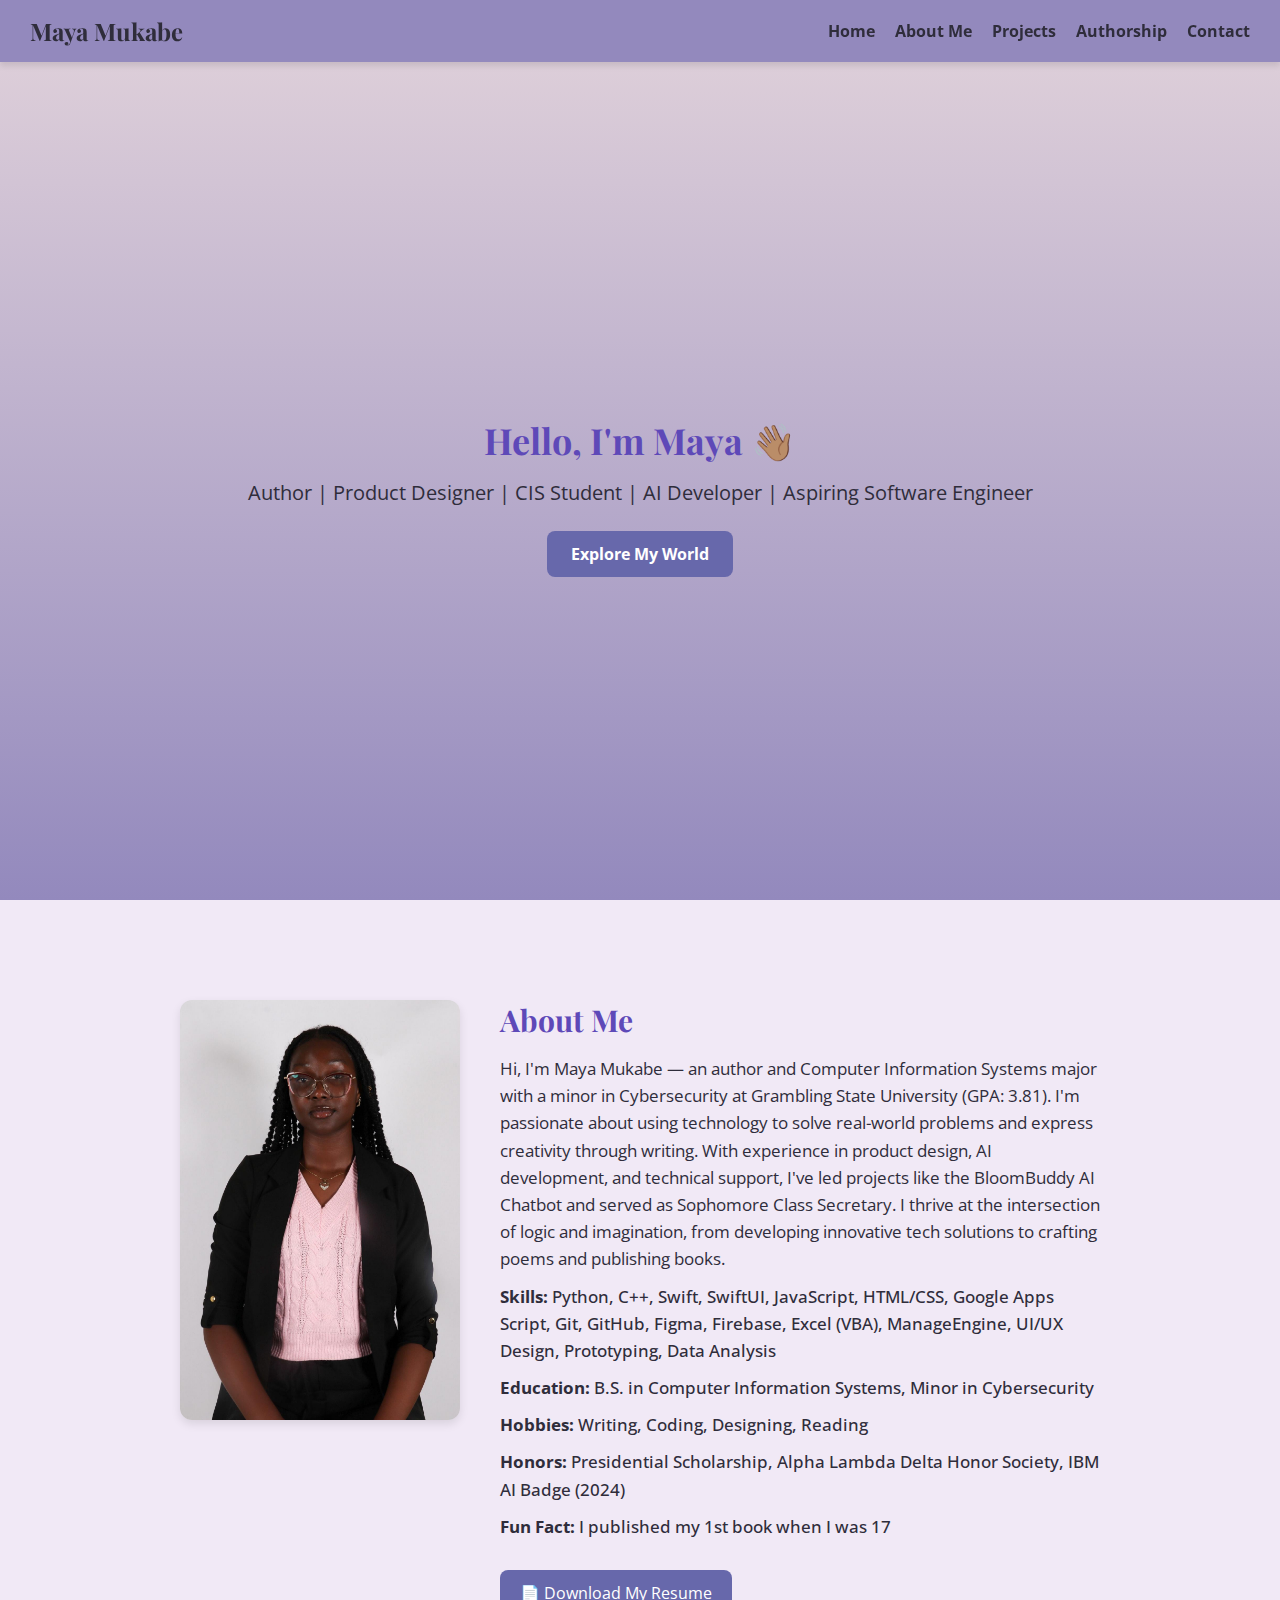
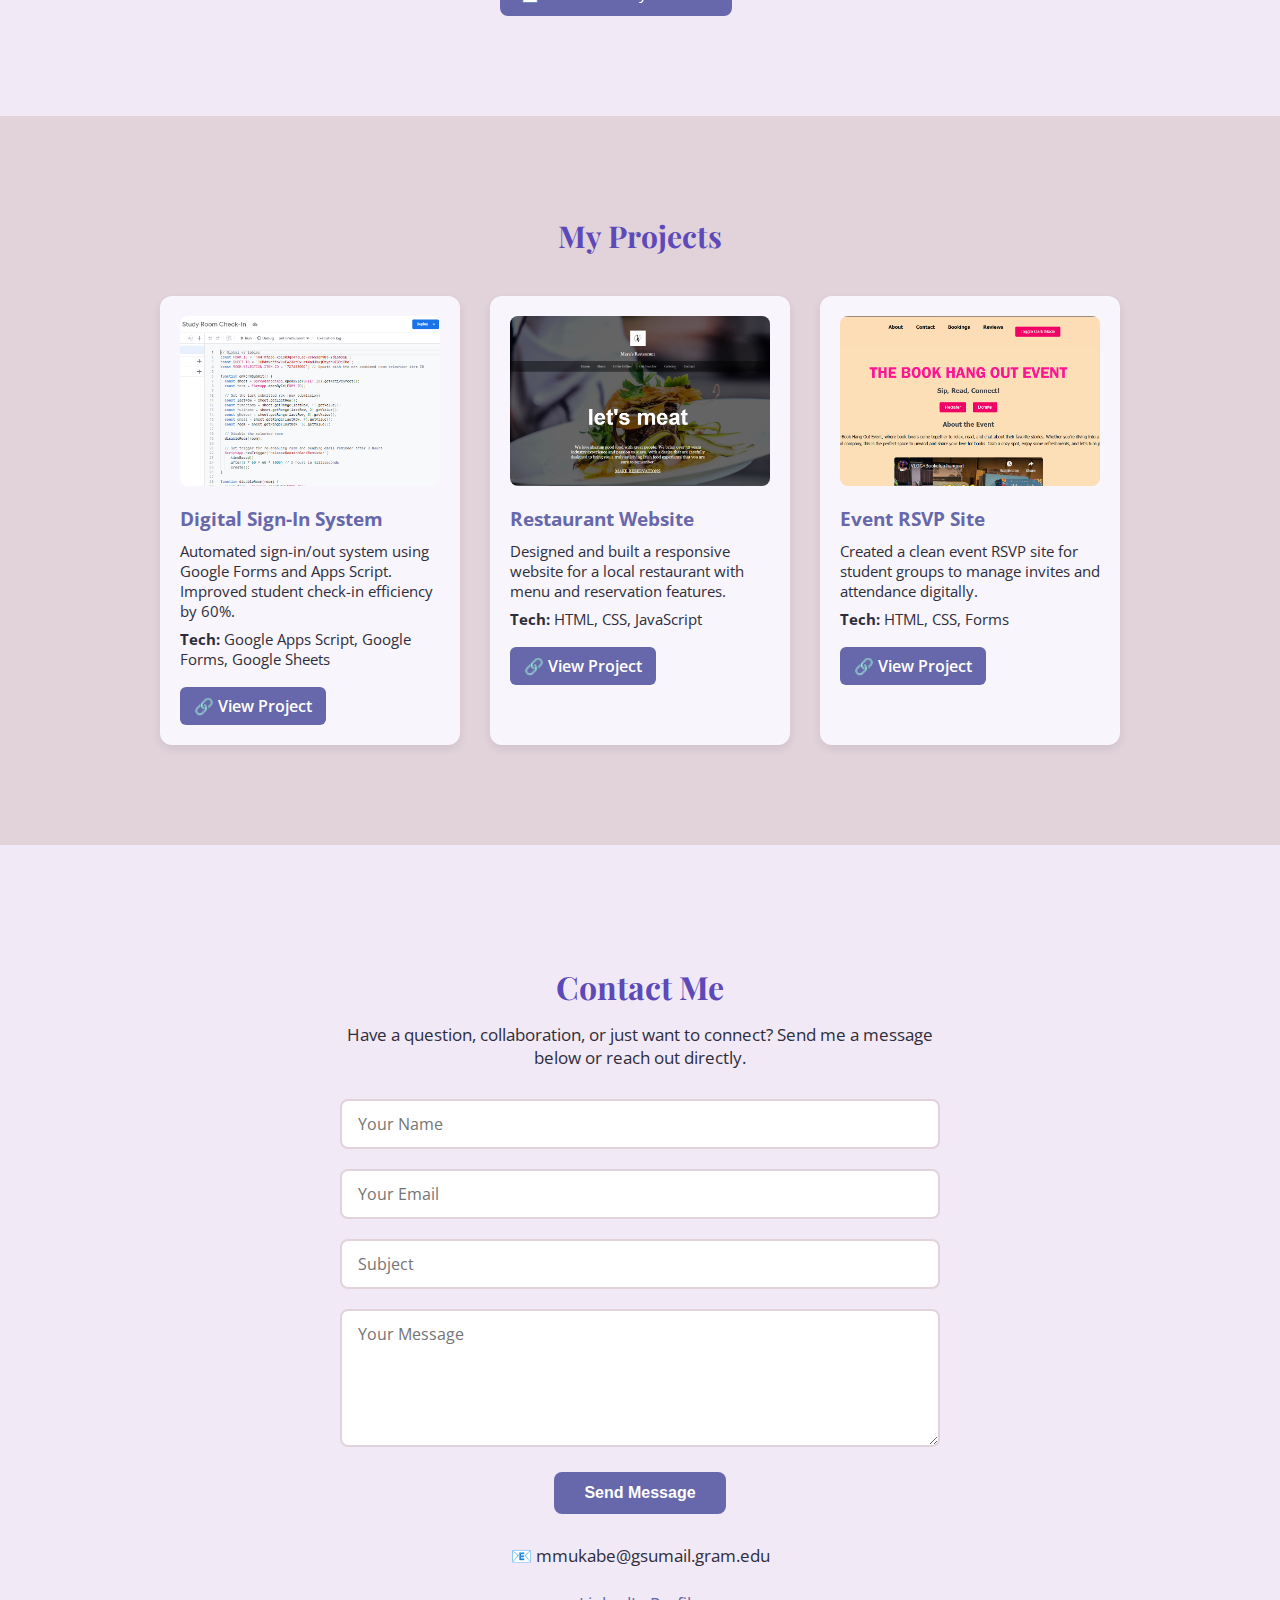
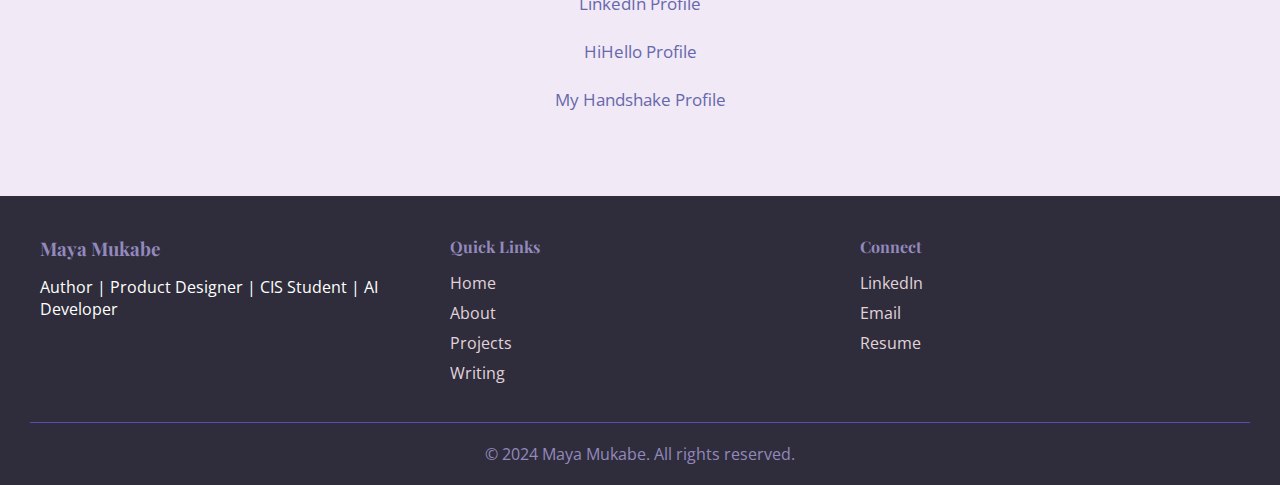
<file: index.html>
<!DOCTYPE html>
<html lang="en">
<head>
  <meta charset="UTF-8">
  <meta name="viewport" content="width=device-width, initial-scale=1.0">
  <title>Maya Mukabe | Portfolio</title>
  <link rel="stylesheet" href="styles.css">
  <link href="https://fonts.googleapis.com/css2?family=Playfair+Display&family=Open+Sans&display=swap" rel="stylesheet">
</head>
<body>

  <!-- Navigation Bar -->
  <header>
    <nav>
      <h1 class="logo">Maya Mukabe</h1>
      
      <button class="hamburger" aria-label="Toggle navigation">
        <span class="bar"></span>
        <span class="bar"></span>
        <span class="bar"></span>
      </button>
      <ul>
        <li><a href="#hero">Home</a></li>
        <li><a href="#about">About Me</a></li>
        <li><a href="#projects">Projects</a></li>
        <li><a href="authorship.html" class="active">Authorship</a></li>
        <li><a href="#contact">Contact</a></li>
      </ul>
    </nav>
  </header>

  <!-- Hero Section -->
  <section id="hero" class="hero">
    <div class="hero-content">
      <h2>Hello, I'm Maya 👋🏽</h2>
      <p>Author | Product Designer | CIS Student | AI Developer | Aspiring Software Engineer</p>
      <br>

      <a href="#about" class="cta-button">Explore My World</a>
    </div>
  </section>

  <!-- About Me Section -->
<section id="about" class="about-section">
  <div class="about-container">
    <div class="about-image">
      <img src="Images/profile.jpg" alt="Maya Mukabe">
    </div>
    <div class="about-content">
      <h2>About Me</h2>
      <p>Hi, I'm Maya Mukabe — an author and Computer Information Systems major with a minor in Cybersecurity at Grambling State University (GPA: 3.81). I'm passionate about using technology to solve real-world problems and express creativity through writing. With experience in product design, AI development, and technical support, I've led projects like the BloomBuddy AI Chatbot and served as Sophomore Class Secretary. I thrive at the intersection of logic and imagination, from developing innovative tech solutions to crafting poems and publishing books.</p>
      <div class="quick-facts">
        <p><strong>Skills:</strong> Python, C++, Swift, SwiftUI, JavaScript, HTML/CSS, Google Apps Script, Git, GitHub, Figma, Firebase, Excel (VBA), ManageEngine, UI/UX Design, Prototyping, Data Analysis</p>
        <p><strong>Education:</strong> B.S. in Computer Information Systems, Minor in Cybersecurity</p>
        <p><strong>Hobbies:</strong> Writing, Coding, Designing, Reading</p>
        <p><strong>Honors:</strong> Presidential Scholarship, Alpha Lambda Delta Honor Society, IBM AI Badge (2024)</p>
        <p><strong>Fun Fact:</strong> I published my 1st book when I was 17</p>
      </div>
      <a href="https://drive.google.com/uc?export=download&id=13X_hSV-x12ex7t1KDhyd_iU9RVfRb19r" class="resume-button" download="Maya_Mukabe_Resume.pdf">📄 Download My Resume</a>


    </div>
  </div>
</section>
<!-- Projects Section -->
<section id="projects" class="projects-section">
  <h2>My Projects</h2>
  <div class="projects-container">

    <!-- Project 1 -->
    <div class="project-card">
      <img src="Images/Digital Sign-in.png" alt="Digital Sign-In Project">
      <h3>Digital Sign-In System</h3>
      <p>Automated sign-in/out system using Google Forms and Apps Script. Improved student check-in efficiency by 60%.</p>
      <p><strong>Tech:</strong> Google Apps Script, Google Forms, Google Sheets</p>
      <a href="https://docs.google.com/forms/d/e/1FAIpQLScO46uvGYNb5km2aDS-0J_11SGP4jMLSw-AVQMn9JFaClLpZA/viewform" class="project-link" target="_blank">🔗 View Project</a>
    </div>

    <!-- Project 2 -->
    <div class="project-card">
      <img src="Images/Restaurant Website.png" alt="Restaurant Website">
      <h3>Restaurant Website</h3>
      <p>Designed and built a responsive website for a local restaurant with menu and reservation features.</p>
      <p><strong>Tech:</strong> HTML, CSS, JavaScript</p>
      <a href="https://mayamukabe.github.io/project1.github.io/" class="project-link" target="_blank">🔗 View Project</a>

    </div>

    <!-- Project 3 -->
    <div class="project-card">
      <img src="Images/RSVP PROJECT.png" alt="Event RSVP Website">
      <h3>Event RSVP Site</h3>
      <p>Created a clean event RSVP site for student groups to manage invites and attendance digitally.</p>
      <p><strong>Tech:</strong> HTML, CSS, Forms</p>
      <a href="https://scaling-flexible-hippo-798.vscodeedu.app" class="project-link" target="_blank">🔗 View Project</a>
    </div>
  </div>
</section>
<!-- Contact Section -->
<section id="contact" class="contact-section">
  <div class="contact-container">
    <h2>Contact Me</h2>
    <p>Have a question, collaboration, or just want to connect? Send me a message below or reach out directly.</p>

    <form id="contactForm" class="contact-form">
      <div class="form-group">
        <input type="text" id="name" name="name" placeholder="Your Name" required>
      </div>
      <div class="form-group">
        <input type="email" id="email" name="email" placeholder="Your Email" required>
      </div>
      <div class="form-group">
        <input type="text" id="subject" name="subject" placeholder="Subject" required>
      </div>
      <div class="form-group">
        <textarea id="message" name="message" placeholder="Your Message" rows="5" required></textarea>
      </div>
      <button type="submit" class="submit-btn">Send Message</button>
    </form>

    <div class="contact-info">
      <p>📧 mmukabe@gsumail.gram.edu</p>
      <p><a href="https://linkedin.com/in/maya-mukabe" target="_blank">LinkedIn Profile</a></p>
      <p><a href="https://hihello.com/p/ad3a65c0-477b-4961-9e66-1c6d31b45da8" target="_blank">HiHello Profile</a></p>
      <p><a href="https://app.joinhandshake.com/profiles/mctpwq" target="_blank"> My Handshake Profile</a></p>
    </div>
  </div>
</section>

<!-- Footer -->
<footer class="footer">
  <div class="footer-content">
    <div class="footer-section">
      <h3>Maya Mukabe</h3>
      <p>Author | Product Designer | CIS Student | AI Developer</p>
    </div>
    <div class="footer-section">
      <h4>Quick Links</h4>
      <ul>
        <li><a href="#hero">Home</a></li>
        <li><a href="#about">About</a></li>
        <li><a href="#projects">Projects</a></li>
        <li><a href="authorship.html">Writing</a></li>
      </ul>
    </div>
    <div class="footer-section">
      <h4>Connect</h4>
      <ul>
        <li><a href="https://linkedin.com/in/maya-mukabe" target="_blank">LinkedIn</a></li>
        <li><a href="mailto:mmukabe@gsumail.gram.edu">Email</a></li>
        <li><a href="https://drive.google.com/uc?export=download&id=13X_hSV-x12ex7t1KDhyd_iU9RVfRb19r" download="Maya_Mukabe_Resume.pdf">Resume</a></li>
      </ul>
    </div>
  </div>
  <div class="footer-bottom">
    <p>&copy; 2024 Maya Mukabe. All rights reserved.</p>
  </div>
</footer>

<script src="script.js"></script>
</body>
</html>
</file>
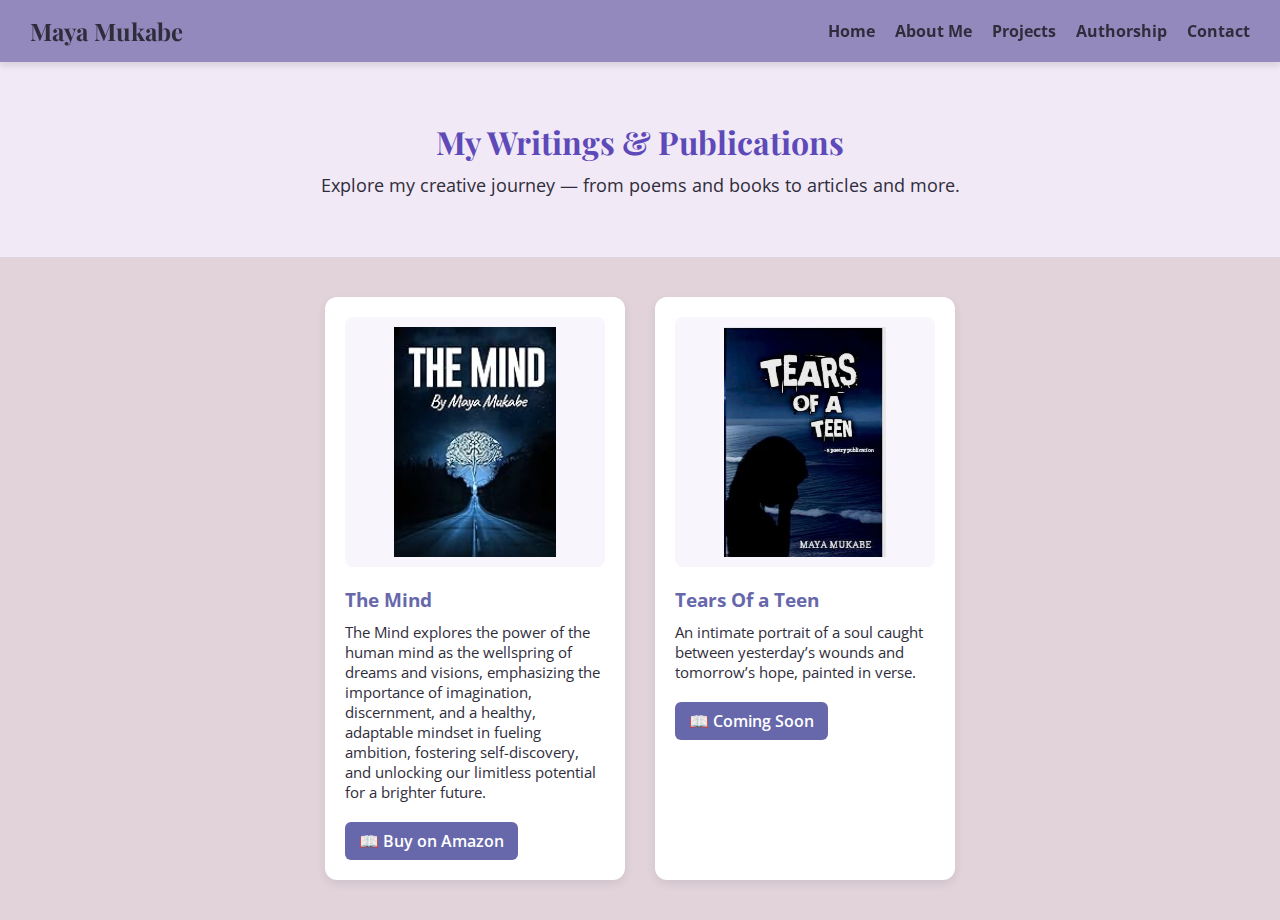
<file: authorship.html>
<!DOCTYPE html>
<html lang="en">
<head>

  <meta charset="UTF-8">
  <meta name="viewport" content="width=device-width, initial-scale=1.0">
  <title>Authorship | Maya Mukabe</title>
  <link rel="stylesheet" href="styles.css">
  <link href="https://fonts.googleapis.com/css2?family=Playfair+Display&family=Open+Sans&display=swap" rel="stylesheet">
</head>
<body>

  <!-- Navigation -->
  <header>
    <nav>
      <h1 class="logo">Maya Mukabe</h1>
      <ul>
        <li><a href="index.html">Home</a></li>
        <li><a href="index.html#about">About Me</a></li>
        <li><a href="index.html#projects">Projects</a></li>
        <li><a href="authorship.html" class="active">Authorship</a></li>
        <li><a href="index.html#contact">Contact</a></li>
      </ul>
    </nav>
  </header>

  <!-- Authorship Content -->
  <section class="authorship-hero">
    <h2>My Writings & Publications</h2>
    <p>Explore my creative journey — from poems and books to articles and more.</p>
  </section>

  <section class="writings-section">
    <div class="writing-card">
      <img src="Images/The mind.jpg" alt="The Mind Book Cover">
      <h3>The Mind</h3>
      <p>The Mind explores the power of the human mind as the wellspring of dreams and visions, emphasizing the importance of imagination, discernment, and a healthy, adaptable mindset in fueling ambition, fostering self-discovery, and unlocking our limitless potential for a brighter future.</p>
      <a href="https://www.amazon.com/MIND-Maya-Mukabe-ebook/dp/B0CP5VQ1RN/ref=sr_1_1?crid=3IWEWBAQJSML0&dib=eyJ2IjoiMSJ9.RtLufCJsDEZIrER4drI-pA.g4hfcZSx7rD_aHmrsQEZW8YdAP4ufPs3POjKu-KOIPY&dib_tag=se&keywords=the+mind+maya+mukabe&qid=1756072280&sprefix=the+mind+maya+mukabe%2Caps%2C148&sr=8-1" class="project-link" target="_blank">📖 Buy on Amazon</a>
    </div>

    <div class="writing-card">
      <img src="Images/Tears of a teen.jpg" alt="Tears Of a Teen Book Cover">
      <h3>Tears Of a Teen</h3>
      <p>An intimate portrait of a soul caught between yesterday’s wounds and tomorrow’s hope, painted in verse.</p>
      <a href="#" class="project-link" target="_blank">📖 Coming Soon</a>
    </div>

    <!-- Add more writing cards here -->
  </section>

</body>
</html>
</file>
<file: styles.css>
/* Reset and Base Styles */
* {
  margin: 0;
  padding: 0;
  box-sizing: border-box;
}

body {
  font-family: 'Open Sans', sans-serif;
  background-color: #e2d3db;
  color: #2f2d3b;
}

/* Navbar Styles */
header {
  background-color: #9389bd;
  padding: 15px 30px;
  position: fixed;
  width: 100%;
  top: 0;
  z-index: 1000;
  box-shadow: 0 4px 6px rgba(0, 0, 0, 0.1);
}

nav {
  display: flex;
  justify-content: space-between;
  align-items: center;
}

nav .logo {
  font-family: 'Playfair Display', serif;
  font-size: 24px;
  color: #2f2d3b;
}

nav ul {
  list-style: none;
  display: flex;
  gap: 20px;
}


nav ul li a {
  text-decoration: none;
  color: #2f2d3b;
  font-weight: bold;
  transition: color 0.3s ease;
}

nav ul li a:hover {
  color: #5e49b8;
}

/* Hero Section */
.hero {
  height: 100vh;
  display: flex;
  justify-content: center;
  align-items: center;
  background: linear-gradient(to bottom, #e2d3db, #9389bd);
  padding-top: 80px;
  text-align: center;
}

.hero-content h2 {
  font-size: 36px;
  font-family: 'Playfair Display', serif;
  color: #5e49b8;
}

.hero-content p {
  font-size: 20px;
  margin: 15px 0;
}

.cta-button {
  padding: 12px 24px;
  background-color: #6768ab;
  color: #fff;
  text-decoration: none;
  border-radius: 8px;
  font-weight: bold;
  transition: background 0.3s ease;
}

.cta-button:hover {
  background-color: #5e49b8;
  box-shadow: 0 4px 12px rgba(94, 73, 184, 0.3);
}

/* About Me Section */
.about-section {
  padding: 100px 30px;
  background-color: #f1e9f6;
  display: flex;
  justify-content: center;
  align-items: center;
}

.about-container {
  display: flex;
  flex-direction: row;
  max-width: 1100px;
  gap: 40px;
  flex-wrap: wrap;
}

.about-image img {
  max-width: 280px;
  border-radius: 12px;
  box-shadow: 0 4px 10px rgba(0, 0, 0, 0.1);
}

.about-content {
  max-width: 600px;
}

.about-content h2 {
  font-size: 30px;
  font-family: 'Playfair Display', serif;
  margin-bottom: 15px;
  color: #5e49b8;
}

.about-content p {
  font-size: 17px;
  line-height: 1.6;
  margin-bottom: 10px;
}

.quick-facts p {
  margin-bottom: 10px;
  font-weight: 500;
}

.resume-button {
  display: inline-block;
  margin-top: 20px;
  padding: 12px 20px;
  background-color: #6768ab;
  color: white;
  text-decoration: none;
  border-radius: 8px;
  transition: background 0.3s ease;
}

.resume-button:hover {
  background-color: #5e49b8;
  box-shadow: 0 4px 12px rgba(94, 73, 184, 0.3);
}

/* Projects Section */
.projects-section {
  padding: 100px 30px;
  background-color: #e2d3db;
  text-align: center;
}

.projects-section h2 {
  font-size: 30px;
  font-family: 'Playfair Display', serif;
  margin-bottom: 40px;
  color: #5e49b8;
}

.projects-container {
  display: flex;
  flex-wrap: wrap;
  justify-content: center;
  gap: 30px;
}

.project-card {
  background-color: #f8f5fc;
  border-radius: 12px;
  box-shadow: 0 4px 10px rgba(0, 0, 0, 0.08);
  padding: 20px;
  width: 300px;
  text-align: left;
}

.project-card img {
  width: 100%;
  height: 170px;
  object-fit: cover;
  border-radius: 8px;
  margin-bottom: 15px;
}

.project-card h3 {
  color: #6768ab;
  margin-bottom: 10px;
}

.project-card p {
  font-size: 15px;
  margin-bottom: 8px;
}

.project-link {
  display: inline-block;
  margin-top: 10px;
  padding: 8px 14px;
  background-color: #6768ab;
  color: white;
  text-decoration: none;
  border-radius: 6px;
  font-weight: 600;
  transition: background-color 0.3s ease;
}

.project-link:hover {
  background-color: #5e49b8;
  box-shadow: 0 4px 12px rgba(94, 73, 184, 0.3);
}

/* Contact Section */
.contact-section {
  padding: 120px 30px 60px;
  background-color: #f1e9f6;
  text-align: center;
}

.contact-container {
  max-width: 600px;
  margin: 0 auto;
}

.contact-section h2 {
  font-family: 'Playfair Display', serif;
  font-size: 32px;
  color: #5e49b8;
  margin-bottom: 15px;
}

.contact-section p {
  font-size: 17px;
  margin-bottom: 25px;
}

/* Remove old form styles - replaced by contact-form styles below */

.contact-info {
  margin-top: 30px;
  font-size: 16px;
}

.contact-info a {
  color: #6768ab;
  text-decoration: none;
}

.contact-info a:hover {
  text-decoration: underline;
}

/* Authorship Section */
.authorship-hero {
  padding: 120px 30px 60px;
  text-align: center;
  background-color: #f1e9f6;
}

.authorship-hero h2 {
  font-family: 'Playfair Display', serif;
  font-size: 32px;
  color: #5e49b8;
  margin-bottom: 10px;
}

.authorship-hero p {
  font-size: 18px;
  color: #2f2d3b;
}

.writings-section {
  display: flex;
  flex-wrap: wrap;
  justify-content: center;
  gap: 30px;
  padding: 40px 20px;
  background-color: #e2d3db;
}

.writing-card {
  background-color: #fff;
  padding: 20px;
  border-radius: 12px;
  box-shadow: 0 4px 10px rgba(0, 0, 0, 0.08);
  width: 300px;
  text-align: left;
}

.writing-card img {
  width: 100%;
  height: 250px;
  object-fit: contain;
  border-radius: 8px;
  margin-bottom: 15px;
  background-color: #f8f5fc;
  padding: 10px;
}

.writing-card h3 {
  color: #6768ab;
  margin-bottom: 10px;
}

.writing-card p {
  font-size: 15px;
  margin-bottom: 10px;
}

/* Hide hamburger button by default */
.hamburger {
  display: none;
  flex-direction: column;
  cursor: pointer;
  border: none;
  background: none;
  padding: 10px;
  gap: 5px;
}

/* Hamburger bars */
.hamburger .bar {
  width: 25px;
  height: 3px;
  background-color: #2f2d3b;
  border-radius: 2px;
}

/* Contact Form Styles */
.contact-form {
  max-width: 600px;
  margin: 30px auto;
}

.form-group {
  margin-bottom: 20px;
}

.form-group input,
.form-group textarea {
  width: 100%;
  padding: 12px 16px;
  border: 2px solid #e2d3db;
  border-radius: 8px;
  font-size: 16px;
  font-family: inherit;
  transition: border-color 0.3s ease;
  background-color: #fff;
}

.form-group input:focus,
.form-group textarea:focus {
  outline: none;
  border-color: #6768ab;
}

.submit-btn {
  background-color: #6768ab;
  color: #fff;
  padding: 12px 30px;
  border: none;
  border-radius: 8px;
  font-size: 16px;
  font-weight: bold;
  cursor: pointer;
  transition: background-color 0.3s ease;
}

.submit-btn:hover {
  background-color: #5e49b8;
}

/* Footer Styles */
.footer {
  background-color: #2f2d3b;
  color: #fff;
  padding: 40px 30px 20px;
}

.footer-content {
  display: grid;
  grid-template-columns: repeat(auto-fit, minmax(250px, 1fr));
  gap: 30px;
  max-width: 1200px;
  margin: 0 auto;
}

.footer-section h3,
.footer-section h4 {
  color: #9389bd;
  margin-bottom: 15px;
  font-family: 'Playfair Display', serif;
}

.footer-section ul {
  list-style: none;
}

.footer-section ul li {
  margin-bottom: 8px;
}

.footer-section ul li a {
  color: #e2d3db;
  text-decoration: none;
  transition: color 0.3s ease;
}

.footer-section ul li a:hover {
  color: #9389bd;
}

.footer-bottom {
  text-align: center;
  margin-top: 30px;
  padding-top: 20px;
  border-top: 1px solid #5e49b8;
  color: #9389bd;
}

/* Responsive styles */
@media (max-width: 768px) {
  nav ul {
    position: fixed;
    top: 60px; /* just below your fixed header */
    right: 0;
    height: calc(100vh - 60px);
    width: 200px;
    background-color: #9389bd;
    flex-direction: column;
    padding-top: 20px;
    gap: 20px;
    transform: translateX(100%);
    transition: transform 0.3s ease-in-out;
  }

  /* Show menu when active */
  nav ul.active {
    transform: translateX(0);
  }

  /* Show hamburger */
  .hamburger {
    display: flex;
  }

  /* Hide normal nav links when hamburger menu is closed */
  nav ul li a {
    color: #2f2d3b;
    font-weight: 600;
    font-size: 18px;
    padding: 10px 20px;
  }
}
</file>
